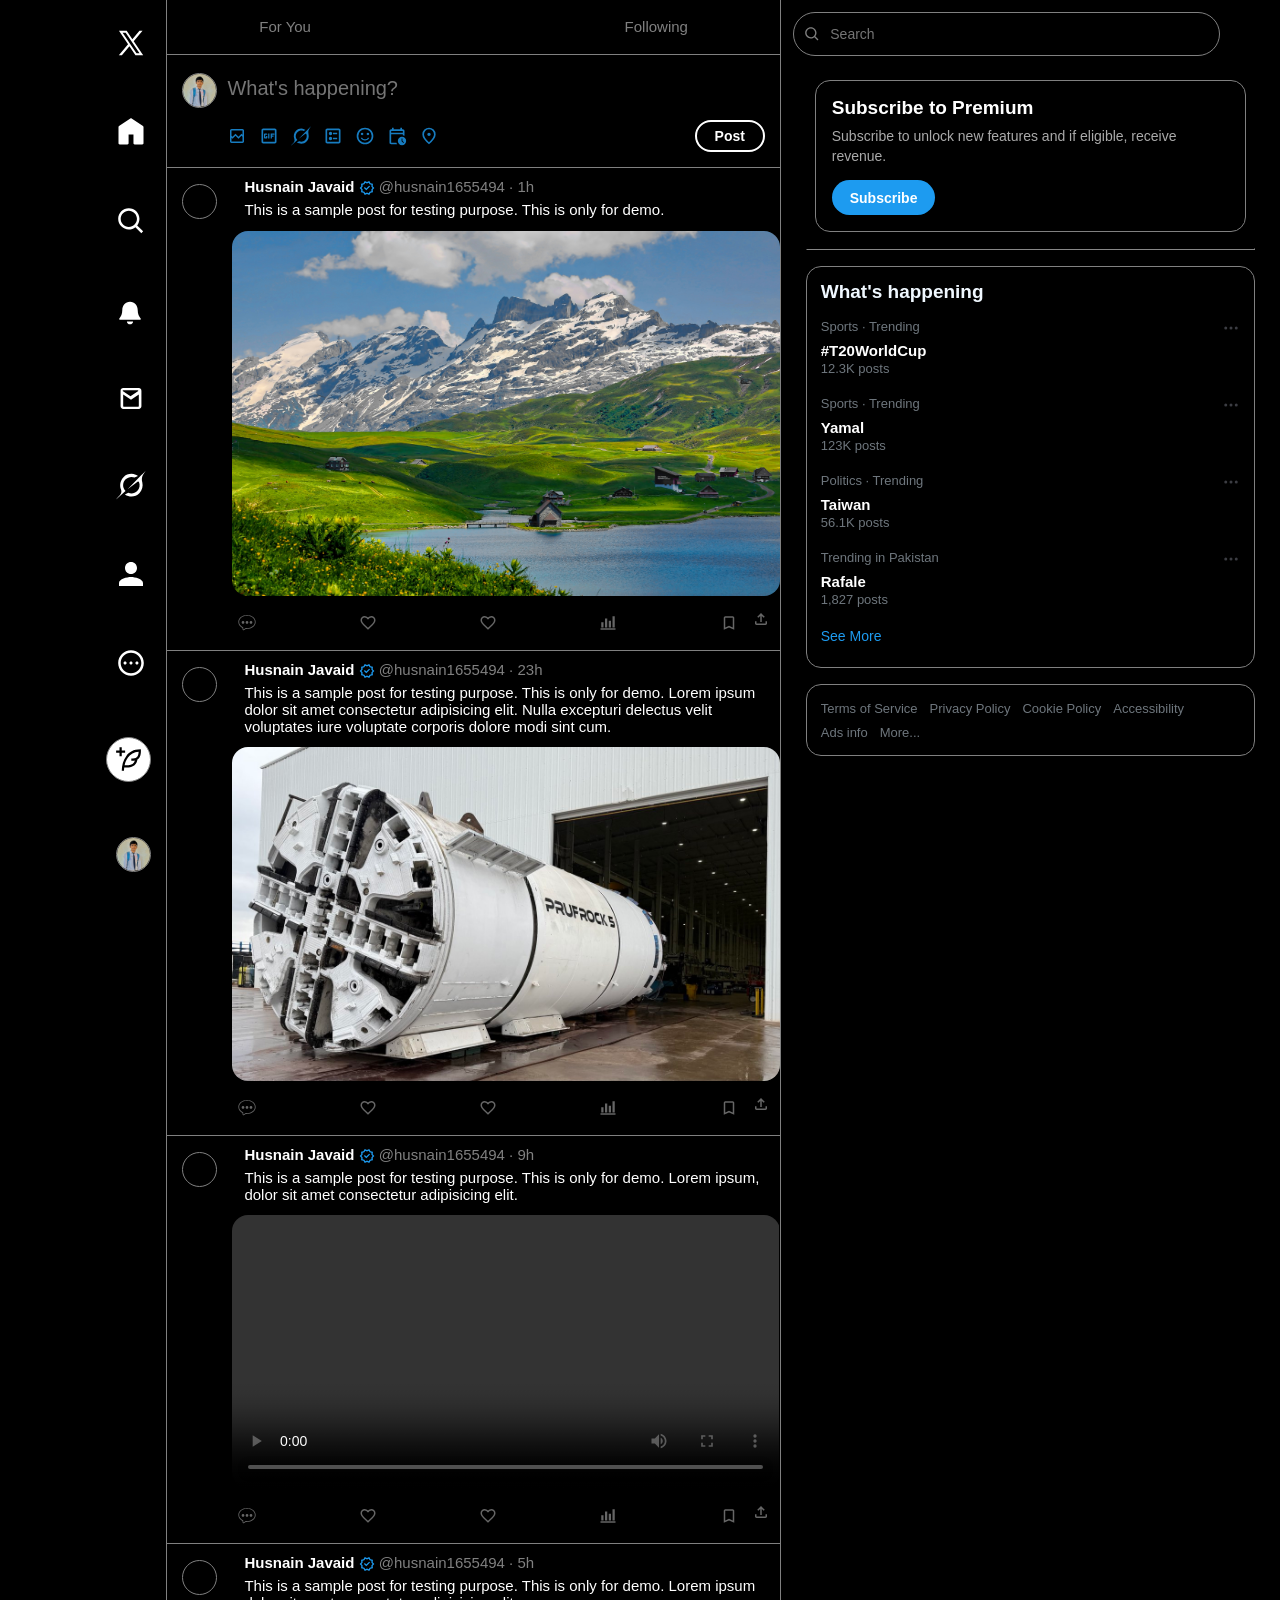
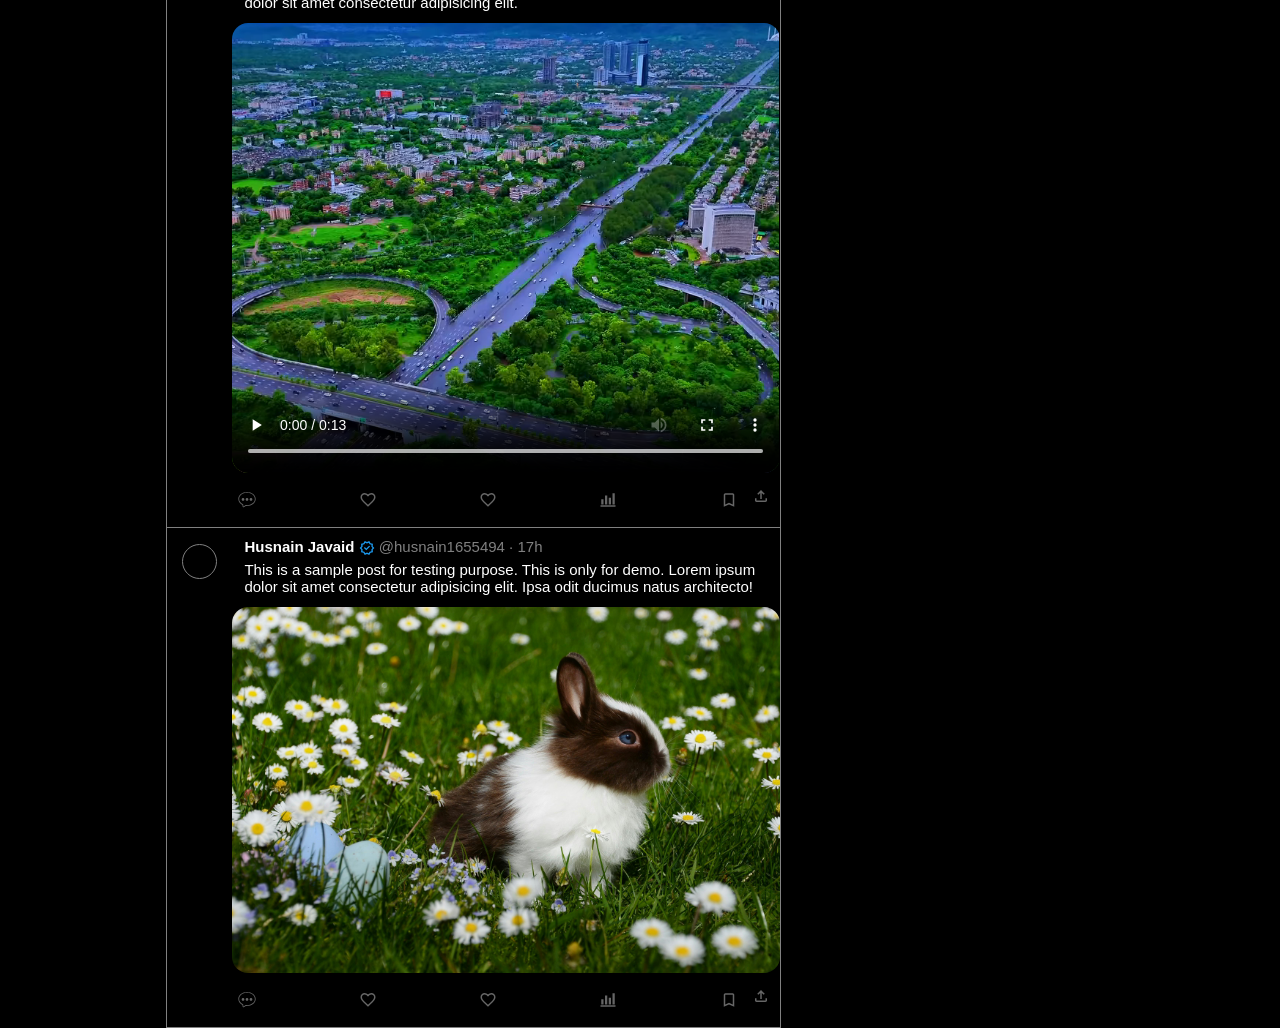
<file: index.html>
<!doctype html>
<html lang="en">
  <head>
    <meta charset="UTF-8" />
    <meta name="viewport" content="width=device-width, initial-scale=1.0" />
    <title>Home / X (Twitter)</title>
    <link rel="stylesheet" href="style.css" />
  </head>

  <body>
    <div class="mobile-header">
      <!-- Profile avatar top-left -->
      <div class="mobile-profile-top">
        <div class="account">
          <img src="assets/images/profile.jpg" alt="Profile" />
        </div>
      </div>
      <!-- X Logo center -->
      <img src="assets/svg/logo.svg" alt="X Logo" />
    </div>

    <!-- MAIN BODY CONTAINER -->

    <div class="body-container">
      <!-- ==================== LEFT SIDEBAR ==================== -->
      <div class="first-section">
        <div class="svgs">
          <a href="#"><img src="assets/svg/logo.svg" alt="X Logo" /></a>
        </div>
        <div class="svgs">
          <a href="#"><img src="assets/svg/home.svg" alt="Home" /></a>
        </div>
        <div class="svgs">
          <a href="#"><img src="assets/svg/search-icon.svg" alt="Search" /></a>
        </div>
        <div class="svgs">
          <a href="#"
            ><img src="assets/svg/notifications.svg" alt="Notifications"
          /></a>
        </div>
        <div class="svgs">
          <a href="#"><img src="assets/svg/messages.svg" alt="Messages" /></a>
        </div>
        <div class="svgs">
          <a href="#"><img src="assets/svg/grok-icon.svg" alt="Grok" /></a>
        </div>
        <div class="svgs">
          <a href="#"><img src="assets/svg/profile.svg" alt="Profile" /></a>
        </div>
        <div class="svgs">
          <a href="#"><img src="assets/svg/more.svg" alt="More" /></a>
        </div>

        <div class="btn svgs">
          <div class="account-btn account">
            <img
              style="padding: 8px"
              src="assets/svg/btn-icon.svg"
              alt="Post"
            />
          </div>
        </div>

        <div class="btn svgs">
          <div class="account">
            <img src="assets/images/profile.jpg" alt="Profile" />
          </div>
        </div>
      </div>

      <!-- ==================== MIDDLE FEED ==================== -->
      <div class="middle-section">
        <!-- NAVIGATION TABS -->
        <nav>
          <ul>
            <li><a href="index.html">For You</a></li>
            <li><a href="following.html">Following</a></li>
          </ul>
        </nav>

        <div class="middle-section-between">
          <div class="heading-middle-section">
            <div class="upper">
              <div class="account"><img src="assets/images/profile.jpg" alt=""></div>
              <div class="lower" style="flex: 1">
                <input
                  class="happening-input"
                  type="text"
                  placeholder="What's happening?"
                />
              </div>
            </div>

            <div class="lower-svgs">
              <img src="assets/svg/image-icon.svg" alt="Image" />
              <img src="assets/svg/gif.svg" alt="GIF" />
              <img src="assets/svg/small-grok.svg" alt="Grok" />
              <img src="assets/svg/poll (1).svg" alt="Poll" />
              <img src="assets/svg/emoji.svg" alt="Emoji" />
              <img src="assets/svg/calender.svg" alt="Schedule" />
              <img src="assets/svg/location.svg" alt="Location" />
              <div class="for-btn">
                <div class="middle-post-btn">
                  <button>Post</button>
                </div>
              </div>
            </div>
          </div>
        </div>

        <div class="post-wrapper">
          <div class="post-section">
            <div class="lower-posts">
              <div class="account"></div>
            </div>
            <div class="post-text">
              <span style="color: white; font-weight: 600">
                Husnain Javaid
                <img
                  src="assets/svg/verified-icon.svg"
                  alt="Verified"
                  style="vertical-align: middle; width: 16px"
                />
              </span>
              <span style="color: grey"> @husnain1655494 · 1h</span>
              <div style="color: white; margin-top: 5px">
                This is a sample post for testing purpose. This is only for
                demo.
              </div>
            </div>
          </div>
          <img
            height="450"
            width="85%"
            style="margin: 20px 0 0 70px"
            src="assets/images/ricardo-gomez-angel-58uZCE8zrdk-unsplash.jpg"
            alt="Post image"
          />
          <div class="post-actions">
            <div class="bottom-bar">
              <div class="svg-icon">
                <img src="assets/svg/comments.svg" alt="Comment" />
              </div>
              <div class="svg-icon">
                <img src="assets/svg/like-icon.svg" alt="Retweet" />
              </div>
              <div class="svg-icon">
                <img src="assets/svg/like-icon.svg" alt="Like" />
              </div>
              <div class="svg-icon">
                <img src="assets/svg/barchat.svg" alt="Views" />
              </div>
              <div class="svg-icon">
                <img src="assets/svg/bookmark-icon.svg" alt="Bookmark" />
              </div>
            </div>
            <div class="upload-icon">
              <a href="#"><img src="assets/svg/upload.svg" alt="Share" /></a>
            </div>
          </div>
        </div>

        <div class="post-wrapper">
          <div class="post-section">
            <div class="lower-posts">
              <div class="account"></div>
            </div>
            <div class="post-text">
              <span style="color: white; font-weight: 600">
                Husnain Javaid
                <img
                  src="assets/svg/verified-icon.svg"
                  alt="Verified"
                  style="vertical-align: middle; width: 16px"
                />
              </span>
              <span style="color: grey"> @husnain1655494 · 23h</span>
              <div style="color: white; margin-top: 5px">
                This is a sample post for testing purpose. This is only for
                demo. Lorem ipsum dolor sit amet consectetur adipisicing elit.
                Nulla excepturi delectus velit voluptates iure voluptate
                corporis dolore modi sint cum.
              </div>
            </div>
          </div>
          <img
            height="450"
            width="85%"
            style="margin: 20px 0 0 70px"
            src="assets/images/G6jI0pRXkAAxrcY.jpg"
            alt="Post image"
          />
          <div class="post-actions">
            <div class="bottom-bar">
              <div class="svg-icon">
                <img src="assets/svg/comments.svg" alt="Comment" />
              </div>
              <div class="svg-icon">
                <img src="assets/svg/like-icon.svg" alt="Retweet" />
              </div>
              <div class="svg-icon">
                <img src="assets/svg/like-icon.svg" alt="Like" />
              </div>
              <div class="svg-icon">
                <img src="assets/svg/barchat.svg" alt="Views" />
              </div>
              <div class="svg-icon">
                <img src="assets/svg/bookmark-icon.svg" alt="Bookmark" />
              </div>
            </div>
            <div class="upload-icon">
              <a href="#"><img src="assets/svg/upload.svg" alt="Share" /></a>
            </div>
          </div>
        </div>

        <div class="post-wrapper">
          <div class="post-section">
            <div class="lower-posts">
              <div class="account"></div>
            </div>
            <div class="post-text">
              <span style="color: white; font-weight: 600">
                Husnain Javaid
                <img
                  src="assets/svg/verified-icon.svg"
                  alt="Verified"
                  style="vertical-align: middle; width: 16px"
                />
              </span>
              <span style="color: grey"> @husnain1655494 · 9h</span>
              <div style="color: white; margin-top: 5px">
                This is a sample post for testing purpose. This is only for
                demo. Lorem ipsum, dolor sit amet consectetur adipisicing elit.
              </div>
            </div>
          </div>
          <video
            style="margin-left: 65px; width: 85%"
            src="assets/videos/Home - X.mp4"
            controls
          ></video>
          <div class="post-actions">
            <div class="bottom-bar">
              <div class="svg-icon">
                <img src="assets/svg/comments.svg" alt="Comment" />
              </div>
              <div class="svg-icon">
                <img src="assets/svg/like-icon.svg" alt="Retweet" />
              </div>
              <div class="svg-icon">
                <img src="assets/svg/like-icon.svg" alt="Like" />
              </div>
              <div class="svg-icon">
                <img src="assets/svg/barchat.svg" alt="Views" />
              </div>
              <div class="svg-icon">
                <img src="assets/svg/bookmark-icon.svg" alt="Bookmark" />
              </div>
            </div>
            <div class="upload-icon">
              <a href="#"><img src="assets/svg/upload.svg" alt="Share" /></a>
            </div>
          </div>
        </div>

        <div class="post-wrapper">
          <div class="post-section">
            <div class="lower-posts">
              <div class="account"></div>
            </div>
            <div class="post-text">
              <span style="color: white; font-weight: 600">
                Husnain Javaid
                <img
                  src="assets/svg/verified-icon.svg"
                  alt="Verified"
                  style="vertical-align: middle; width: 16px"
                />
              </span>
              <span style="color: grey"> @husnain1655494 · 5h</span>
              <div style="color: white; margin-top: 5px">
                This is a sample post for testing purpose. This is only for
                demo. Lorem ipsum dolor sit amet consectetur adipisicing elit.
              </div>
            </div>
          </div>
          <video
            style="margin-left: 65px"
            height="450"
            width="85%"
            src="assets/videos/islamabad.mp4"
            controls
          ></video>
          <div class="post-actions">
            <div class="bottom-bar">
              <div class="svg-icon">
                <img src="assets/svg/comments.svg" alt="Comment" />
              </div>
              <div class="svg-icon">
                <img src="assets/svg/like-icon.svg" alt="Retweet" />
              </div>
              <div class="svg-icon">
                <img src="assets/svg/like-icon.svg" alt="Like" />
              </div>
              <div class="svg-icon">
                <img src="assets/svg/barchat.svg" alt="Views" />
              </div>
              <div class="svg-icon">
                <img src="assets/svg/bookmark-icon.svg" alt="Bookmark" />
              </div>
            </div>
            <div class="upload-icon">
              <a href="#"><img src="assets/svg/upload.svg" alt="Share" /></a>
            </div>
          </div>
        </div>

        <div class="post-wrapper">
          <div class="post-section">
            <div class="lower-posts">
              <div class="account"></div>
            </div>
            <div class="post-text">
              <span style="color: white; font-weight: 600">
                Husnain Javaid
                <img
                  src="assets/svg/verified-icon.svg"
                  alt="Verified"
                  style="vertical-align: middle; width: 16px"
                />
              </span>
              <span style="color: grey"> @husnain1655494 · 17h</span>
              <div style="color: white; margin-top: 5px">
                This is a sample post for testing purpose. This is only for
                demo. Lorem ipsum dolor sit amet consectetur adipisicing elit.
                Ipsa odit ducimus natus architecto!
              </div>
            </div>
          </div>
          <img
            height="450"
            width="85%"
            style="margin: 20px 0 0 70px"
            src="assets/images/pexels-pixabay-372166.jpg"
            alt="Post image"
          />
          <div class="post-actions">
            <div class="bottom-bar">
              <div class="svg-icon">
                <img src="assets/svg/comments.svg" alt="Comment" />
              </div>
              <div class="svg-icon">
                <img src="assets/svg/like-icon.svg" alt="Retweet" />
              </div>
              <div class="svg-icon">
                <img src="assets/svg/like-icon.svg" alt="Like" />
              </div>
              <div class="svg-icon">
                <img src="assets/svg/barchat.svg" alt="Views" />
              </div>
              <div class="svg-icon">
                <img src="assets/svg/bookmark-icon.svg" alt="Bookmark" />
              </div>
            </div>
            <div class="upload-icon">
              <a href="#"><img src="assets/svg/upload.svg" alt="Share" /></a>
            </div>
          </div>
        </div>
      </div>

      <!-- ==================== RIGHT SIDEBAR ==================== -->
      <div class="last-section">
        <div class="search-box">
          <input class="search" type="search" placeholder="Search" />
        </div>

        <div class="inner-section">
          <div class="box-1">
            <div class="heading">Subscribe to Premium</div>
            <div class="lower-text">
              Subscribe to unlock new features and if eligible, receive revenue.
            </div>
            <div class="button-1">Subscribe</div>
          </div>
        </div>

        <div class="hr"><hr style="border-color: #333" /></div>

        <div class="box">
          <div class="happening-heading">What's happening</div>

          <div class="follow">
            <div class="color">
              Sports · Trending
              <span><img src="assets/svg/three-dot.svg" alt="" /></span>
            </div>
            <div>#T20WorldCup</div>
            <div class="color">12.3K posts</div>
          </div>

          <div class="follow">
            <div class="color">
              Sports · Trending
              <span><img src="assets/svg/three-dot.svg" alt="" /></span>
            </div>
            <div>Yamal</div>
            <div class="color">123K posts</div>
          </div>

          <div class="follow">
            <div class="color">
              Politics · Trending
              <span><img src="assets/svg/three-dot.svg" alt="" /></span>
            </div>
            <div>Taiwan</div>
            <div class="color">56.1K posts</div>
          </div>

          <div class="follow">
            <div class="color">
              Trending in Pakistan
              <span><img src="assets/svg/three-dot.svg" alt="" /></span>
            </div>
            <div>Rafale</div>
            <div class="color">1,827 posts</div>
          </div>

          <div class="see-more">
            <a class="link" href="#">See More</a>
          </div>
        </div>

        <footer class="box">
          <div><a href="#">Terms of Service</a></div>
          <div><a href="#">Privacy Policy</a></div>
          <div><a href="#">Cookie Policy</a></div>
          <div><a href="#">Accessibility</a></div>
          <div><a href="#">Ads info</a></div>
          <div><a href="#">More...</a></div>
        </footer>
      </div>
    </div>

    <div class="mobile-bottom-nav">
      <a href="#"><img src="assets/svg/home.svg" alt="Home" /></a>
      <a href="#"><img src="assets/svg/search-icon.svg" alt="Search" /></a>
      <a href="#"><img src="assets/svg/grok-icon.svg" alt="Grok" /></a>
      <a href="#"
        ><img src="assets/svg/notifications.svg" alt="Notifications"
      /></a>
      <a href="#"><img src="assets/svg/messages.svg" alt="Messages" /></a>
    </div>

    <a href="#" class="mobile-fab" title="Post">+</a>
  </body>
</html>
</file>
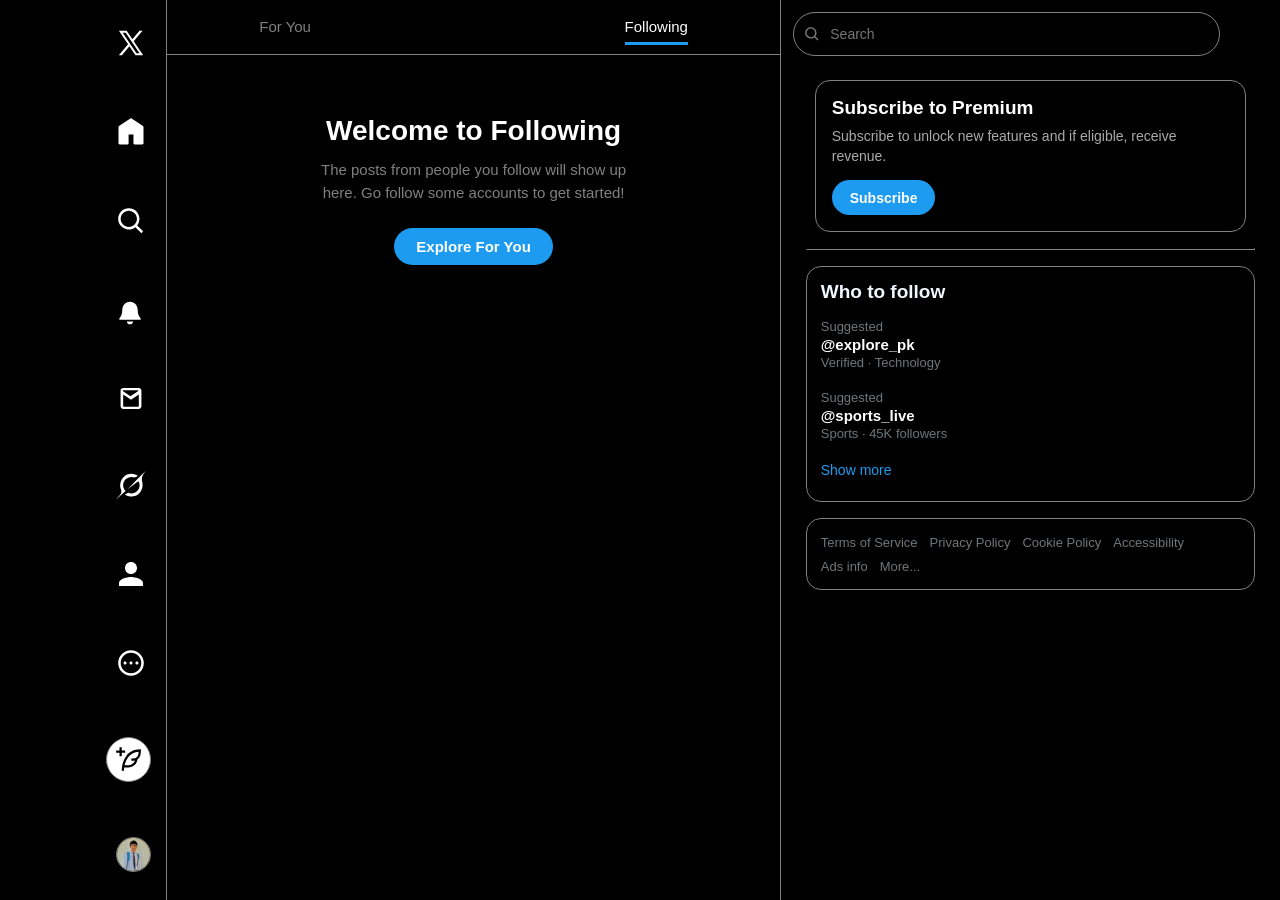
<file: following.html>
<!DOCTYPE html>
<html lang="en">

<head>
    <meta charset="UTF-8">
    <meta name="viewport" content="width=device-width, initial-scale=1.0">
    <title>Following / X (Twitter)</title>
    <link rel="stylesheet" href="style.css">
</head>

<body>

    <!-- MOBILE HEADER -->
    <div class="mobile-header">
        <div class="mobile-profile-top">
            <div class="account">
                <img src="assets/images/profile.jpg" alt="Profile">
            </div>
        </div>
        <img src="assets/svg/logo.svg" alt="X Logo">
    </div>

    <div class="body-container">

        <!-- LEFT SIDEBAR -->
        <div class="first-section">
            <div class="svgs"><a href="#"><img src="assets/svg/logo.svg" alt="X Logo"></a></div>
            <div class="svgs"><a href="index.html"><img src="assets/svg/home.svg" alt="Home"></a></div>
            <div class="svgs"><a href="#"><img src="assets/svg/search-icon.svg" alt="Search"></a></div>
            <div class="svgs"><a href="#"><img src="assets/svg/notifications.svg" alt="Notifications"></a></div>
            <div class="svgs"><a href="#"><img src="assets/svg/messages.svg" alt="Messages"></a></div>
            <div class="svgs"><a href="#"><img src="assets/svg/grok-icon.svg" alt="Grok"></a></div>
            <div class="svgs"><a href="#"><img src="assets/svg/profile.svg" alt="Profile"></a></div>
            <div class="svgs"><a href="#"><img src="assets/svg/more.svg" alt="More"></a></div>
            <div class="btn svgs">
                <div class="account-btn account">
                    <img style="padding: 8px" src="assets/svg/btn-icon.svg" alt="Post">
                </div>
            </div>
            <div class="btn svgs">
                <div class="account">
                    <img src="assets/images/profile.jpg" alt="Profile">
                </div>
            </div>
        </div>

        <!-- MIDDLE SECTION -->
        <div class="middle-section">

            <nav>
                <ul>
                    <li><a href="INDEX.html">For You</a></li>
                    <li><a href="following.html" style="color:white;border-bottom:3px solid rgb(29,155,240);">Following</a></li>
                </ul>
            </nav>

            <!-- Empty following state -->
            <div style="
                display: flex;
                flex-direction: column;
                align-items: center;
                justify-content: center;
                padding: 60px 30px;
                text-align: center;
                color: white;
            ">
                <div style="font-size: 28px; font-weight: 800; margin-bottom: 12px;">Welcome to Following</div>
                <div style="color: grey; font-size: 15px; max-width: 320px; line-height: 1.5;">
                    The posts from people you follow will show up here. Go follow some accounts to get started!
                </div>
                <a href="index.html" style="
                    margin-top: 24px;
                    background-color: rgb(29, 155, 240);
                    color: white;
                    padding: 10px 22px;
                    border-radius: 25px;
                    text-decoration: none;
                    font-weight: 700;
                    font-size: 15px;
                    transition: background 0.2s;
                ">Explore For You</a>
            </div>

        </div>

        <!-- RIGHT SIDEBAR -->
        <div class="last-section">
            <div class="search-box">
                <input class="search" type="search" placeholder="Search">
            </div>
            <div class="inner-section">
                <div class="box-1">
                    <div class="heading">Subscribe to Premium</div>
                    <div class="lower-text">Subscribe to unlock new features and if eligible, receive revenue.</div>
                    <div class="button-1">Subscribe</div>
                </div>
            </div>
            <div class="hr"><hr style="border-color:#333;"></div>
            <div class="box">
                <div class="happening-heading">Who to follow</div>
                <div class="follow">
                    <div class="color">Suggested</div>
                    <div>@explore_pk</div>
                    <div class="color">Verified · Technology</div>
                </div>
                <div class="follow">
                    <div class="color">Suggested</div>
                    <div>@sports_live</div>
                    <div class="color">Sports · 45K followers</div>
                </div>
                <div class="see-more">
                    <a class="link" href="#">Show more</a>
                </div>
            </div>
            <footer class="box">
                <div><a href="#">Terms of Service</a></div>
                <div><a href="#">Privacy Policy</a></div>
                <div><a href="#">Cookie Policy</a></div>
                <div><a href="#">Accessibility</a></div>
                <div><a href="#">Ads info</a></div>
                <div><a href="#">More...</a></div>
            </footer>
        </div>

    </div>

    <!-- MOBILE BOTTOM NAV -->
    <div class="mobile-bottom-nav">
        <a href="index.html"><img src="assets/svg/home.svg" alt="Home"></a>
        <a href="#"><img src="assets/svg/search-icon.svg" alt="Search"></a>
        <a href="#"><img src="assets/svg/grok-icon.svg" alt="Grok"></a>
        <a href="#"><img src="assets/svg/notifications.svg" alt="Notifications"></a>
        <a href="#"><img src="assets/svg/messages.svg" alt="Messages"></a>
    </div>

    <a href="#" class="mobile-fab" title="Post">+</a>

</body>
</html>
</file>
<file: style.css>
* {
    margin: 0;
    padding: 0;
    box-sizing: border-box;
    font-family: 'Segoe UI', Tahoma, Geneva, Verdana, sans-serif;
}
.body-container {
    width: 100%;
    background-color: black;
    display: flex;
}

/* LEFT SIDEBAR */
.first-section {
    width: 13%;
    height: 100vh;
    flex-direction: column;
    display: flex;
    justify-content: space-evenly;
    position: sticky;
    top: 0;
}

.svgs {
    display: flex;
    justify-content: flex-end;
    width: 75%;
    margin: auto;
}

.account {
    border: 1px solid grey;
    width: 35px;
    height: 35px;
    border-radius: 50%;
    overflow: hidden;
}

.account img {
    width: 100%;
    height: 100%;
    object-fit: cover;
}

.btn {
    width: 82%;
    margin: auto;
    cursor: pointer;
}

.account-btn {
    width: 45px;
    height: 45px;
    background-color: white;
    border-radius: 50%;
    display: flex;
    align-items: center;
    justify-content: center;
}

.account-btn:hover {
    background-color: rgb(215, 219, 220);
}


 /* MIDDLE SECTION */

.middle-section {
    width: 48%;
    border-left: .5px solid grey;
    border-right: .5px solid grey;
    min-height: 100vh;
}

.middle-section nav {
    width: 100%;
    height: 55px;
    border-bottom: .5px solid grey;
    display: flex;
    justify-content: space-evenly;
    align-items: center;
    position: sticky;
    top: 0;
    background-color: rgba(0, 0, 0, 0.9);
    backdrop-filter: blur(8px);
    z-index: 10;
}

.middle-section nav ul {
    list-style: none;
    display: flex;
    gap: 30px;
    width: 70%;
    justify-content: space-between;
}

.middle-section nav ul li a {
    text-decoration: none;
    color: grey;
    font-size: 15px;
    font-weight: 500;
    padding-bottom: 7px;
}

.middle-section nav ul li a:active {
    border-bottom: 3px solid rgb(29, 155, 240);
    color: white;
}

.middle-section-between {
    border-bottom: .5px solid grey;
    padding: 12px 15px 15px;
}

.upper {
    display: flex;
    align-items: flex-start;
    gap: 10px;
    margin-top: 6px;
}

.happening-input {
    width: 100%;
    border: none;
    background-color: transparent;
    color: white;
    font-size: 20px;
    padding-top: 4px;
}

.happening-input:focus {
    outline: none;
}

.lower-svgs {
    display: flex;
    align-items: center;
    gap: 12px;
    margin-top: 12px;
    margin-left: 45px;
    flex-wrap: wrap;
}

.lower-svgs img {
    width: 20px;
    height: 20px;
    cursor: pointer;
    opacity: 0.8;
    transition: opacity 0.2s;
}

.lower-svgs img:hover {
    opacity: 1;
}

.for-btn {
    margin-left: auto;
}

.middle-post-btn button {
    width: 70px;
    height: 32px;
    border-radius: 16px;
    border: 2px solid white;
    font-size: 14px;
    font-weight: 700;
    background: transparent;
    color: white;
    cursor: pointer;
    transition: background 0.2s, color 0.2s;
}

.middle-post-btn button:hover {
    background: white;
    color: black;
}

/* Posts */
.post-wrapper {
    border-bottom: .5px solid grey;
    padding-bottom: 12px;
}

.post-section {
    display: flex;
}

.lower-posts {
    width: 50px;
    flex-shrink: 0;
    margin: 16px 0 0 15px;
}

.post-text {
    flex: 1;
    min-width: 0;
    color: white;
    font-size: 15px;
    margin: 10px 15px 0 12px;
}

.post-text div {
    word-break: break-word;
}

.post-image {
    width: calc(100% - 65px);
    margin: 12px 0 0 65px;
    border-radius: 16px;
    overflow: hidden;
    max-height: 450px;
}

.post-image img,
.post-image video {
    width: 100%;
    height: 100%;
    object-fit: cover;
    display: block;
    border-radius: 16px;
}
.post-wrapper > img,
.post-wrapper > video {
    border-radius: 16px;
    max-width: calc(100% - 65px) !important;
    width: calc(100% - 65px) !important;
    margin: 12px 0 0 65px !important;
    height: auto !important;
    max-height: 450px;
    object-fit: cover;
    display: block;
}

.post-actions {
    display: flex;
    align-items: center;
    margin-top: 8px;
    padding: 0 10px;
}

.bottom-bar {
    display: flex;
    justify-content: space-between;
    flex: 1;
    margin: 4px 0 0 55px;
}

.svg-icon {
    cursor: pointer;
    padding: 6px;
    border-radius: 50%;
    transition: background 0.2s;
}

.svg-icon:hover {
    background: rgba(255,255,255,0.1);
}

.svg-icon img {
    width: 18px;
    height: 18px;
    display: block;
}

.upload-icon {
    display: flex;
    justify-content: center;
    align-items: center;
    margin-left: 8px;
    cursor: pointer;
}

.upload-icon img {
    width: 18px;
    height: 18px;
}


 /* RIGHT SIDEBAR */

.last-section {
    width: 39%;
    height: 100vh;
    position: sticky;
    top: 0;
    overflow-y: auto;
    background-color: transparent;
}

.search-box {
    height: 52px;
    width: 95%;
    margin: 8px auto 0;
    position: sticky;
    top: 0;
    background-color: black;
    padding: 4px 0;
    z-index: 5;
}

.search {
    width: 90%;
    border: .3px solid grey;
    background: transparent;
    border-radius: 35px;
    height: 100%;
    background-image: url(assets/svg/search-box-icon.svg);
    background-repeat: no-repeat;
    background-position: 10px center;
    background-size: 16px;
    padding-left: 36px;
    color: aliceblue;
    cursor: pointer;
    font-size: 14px;
}

.search:focus {
    outline: none;
    border-color: rgb(29, 155, 240);
}

.inner-section {
    padding: 0 10px;
}

.box-1 {
    width: 90%;
    margin: 20px auto 0;
    border: .5px solid grey;
    border-radius: 15px;
    padding: 16px;
    color: white;
}

.heading {
    font-size: 19px;
    font-weight: 700;
}

.lower-text {
    font-size: 14px;
    font-weight: 400;
    margin-top: 8px;
    color: rgb(170, 170, 170);
    line-height: 1.4;
}

.button-1 {
    width: auto;
    display: inline-flex;
    height: 35px;
    padding: 0 18px;
    border: none;
    border-radius: 25px;
    background-color: rgb(29, 155, 240);
    color: white;
    font-size: 14px;
    font-weight: 600;
    margin-top: 14px;
    cursor: pointer;
    justify-content: center;
    align-items: center;
    transition: background 0.2s;
}

.button-1:hover {
    background-color: rgb(26, 140, 216);
}

.hr {
    width: 90%;
    margin: 16px auto 0;
}

.box {
    width: 90%;
    margin: 16px auto 0;
    border: .5px solid grey;
    border-radius: 15px;
    color: white;
    padding-bottom: 8px;
}

.happening-heading {
    font-size: 19px;
    font-weight: 800;
    color: aliceblue;
    padding: 14px 14px 6px;
}

.follow {
    padding: 10px 14px;
    cursor: pointer;
    transition: background 0.2s;
    border-radius: 8px;
}

.follow:hover {
    background-color: rgba(255, 255, 255, 0.05);
}

.color {
    color: rgb(110, 118, 125);
    display: flex;
    justify-content: space-between;
    font-size: 13px;
}

.follow > div:nth-child(2) {
    font-weight: 700;
    font-size: 15px;
    margin: 2px 0;
}

.follow > div:nth-child(3) {
    font-size: 13px;
    color: rgb(110, 118, 125);
}

.see-more {
    padding: 10px 14px 14px;
}

.link {
    color: rgb(29, 155, 240);
    font-size: 14px;
    font-weight: 500;
    cursor: pointer;
    text-decoration: none;
}

.link:hover {
    text-decoration: underline;
}

footer.box {
    display: flex;
    flex-wrap: wrap;
    gap: 6px 12px;
    padding: 14px;
    margin-bottom: 24px;
}

footer.box div a {
    color: rgb(110, 118, 125);
    font-size: 13px;
    text-decoration: none;
    transition: color 0.2s;
}

footer.box div a:hover {
    color: rgb(29, 155, 240);
}

/* ============================================
   MOBILE BOTTOM NAV
   ============================================ */
.mobile-bottom-nav {
    display: none;
    position: fixed;
    bottom: 0;
    left: 0;
    width: 100%;
    height: 55px;
    background-color: rgba(0, 0, 0, 0.95);
    backdrop-filter: blur(10px);
    border-top: .5px solid #333;
    z-index: 100;
    justify-content: space-around;
    align-items: center;
    padding: 0 10px;
}

.mobile-bottom-nav a {
    display: flex;
    align-items: center;
    justify-content: center;
    padding: 8px;
    border-radius: 50%;
    transition: background 0.2s;
}

.mobile-bottom-nav a:hover,
.mobile-bottom-nav a:active {
    background: rgba(255,255,255,0.1);
}

.mobile-bottom-nav img {
    width: 24px;
    height: 24px;
}

.mobile-fab {
    display: none;
    position: fixed;
    bottom: 70px;
    right: 20px;
    width: 56px;
    height: 56px;
    background-color: rgb(29, 155, 240);
    border-radius: 50%;
    justify-content: center;
    align-items: center;
    z-index: 101;
    box-shadow: 0 4px 16px rgba(29, 155, 240, 0.4);
    cursor: pointer;
    font-size: 28px;
    color: white;
    font-weight: 300;
    text-decoration: none;
    transition: transform 0.2s, box-shadow 0.2s;
}

.mobile-fab:hover {
    transform: scale(1.08);
    box-shadow: 0 6px 22px rgba(29, 155, 240, 0.5);
}

   /* MOBILE HEADER */

.mobile-header {
    display: none;
    position: sticky;
    top: 0;
    z-index: 20;
    background-color: rgba(0,0,0,0.92);
    backdrop-filter: blur(8px);
    border-bottom: .5px solid #333;
    height: 52px;
    align-items: center;
    justify-content: center;
    width: 100%;
}

.mobile-header img {
    width: 28px;
    height: 28px;
}

.mobile-profile-top {
    display: none;
    position: absolute;
    left: 16px;
}

.mobile-profile-top .account {
    width: 32px;
    height: 32px;
}


   /* TABLET — 1024px */

@media (max-width: 1024px) {
    .first-section {
        width: 70px;
        align-items: center;
    }

    .svgs {
        width: 100%;
        justify-content: center;
    }

    .svgs img {
        width: 26px;
        height: 26px;
    }

    .btn {
        width: 100%;
        display: flex;
        justify-content: center;
    }

    .middle-section {
        width: calc(100% - 70px - 300px);
    }

    .last-section {
        width: 300px;
    }

    .box-1, .box, .hr {
        width: 94%;
        margin-left: auto;
        margin-right: auto;
    }
}

   /* MOBILE — 768px and below */

   @media (max-width: 768px) {

    /* Hide desktop sidebar and right panel */
    .first-section {
        display: none;
    }

    .last-section {
        display: none;
    }

    /* Middle section takes full width */
    .middle-section {
        width: 100%;
        border-left: none;
        border-right: none;
        padding-bottom: 110px; /* space for bottom nav + FAB */
    }

    /* Show mobile header */
    .mobile-header {
        display: flex;
    }

    .mobile-profile-top {
        display: block;
    }

    /* Show bottom nav & FAB */
    .mobile-bottom-nav {
        display: flex;
    }

    .mobile-fab {
        display: flex;
    }

    /* Nav tabs */
    .middle-section nav {
        height: 46px;
        top: 52px; /* below mobile header */
    }

    .middle-section nav ul {
        width: 90%;
        gap: 0;
    }

    .middle-section nav ul li {
        flex: 1;
        text-align: center;
    }

    .middle-section nav ul li a {
        font-size: 14px;
    }

    /* Post input */
    .middle-section-between {
        padding: 10px 12px;
    }

    .happening-input {
        font-size: 17px;
    }

    .lower-svgs {
        margin-left: 42px;
        gap: 8px;
    }

    .lower-svgs img {
        width: 18px;
        height: 18px;
    }

    /* Posts */
    .lower-posts {
        width: 42px;
        margin-left: 12px;
    }

    .lower-posts .account {
        width: 40px;
        height: 40px;
    }

    .post-text {
        font-size: 14px;
        margin: 8px 10px 0 10px;
    }

    .post-wrapper > img,
    .post-wrapper > video {
        margin: 10px 0 0 54px !important;
        width: calc(100% - 66px) !important;
        max-width: calc(100% - 66px) !important;
        border-radius: 12px;
    }

    .bottom-bar {
        margin-left: 44px;
        width: calc(100% - 44px);
    }

    .svg-icon img {
        width: 16px;
        height: 16px;
    }

    .upload-icon img {
        width: 16px;
        height: 16px;
    }
}

   /* SMALL MOBILE — 480px */

@media (max-width: 480px) {
    .post-text {
        font-size: 13px;
    }

    .happening-input {
        font-size: 16px;
    }

    .lower-svgs {
        gap: 5px;
        margin-left: 38px;
    }

    .lower-svgs img {
        width: 16px;
        height: 16px;
    }

    .lower-posts {
        width: 38px;
        margin-left: 10px;
    }

    .lower-posts .account {
        width: 36px;
        height: 36px;
    }

    .post-wrapper > img,
    .post-wrapper > video {
        margin: 8px 0 0 50px !important;
        width: calc(100% - 60px) !important;
        max-width: calc(100% - 60px) !important;
    }

    .bottom-bar {
        margin-left: 40px;
    }
}
</file>
